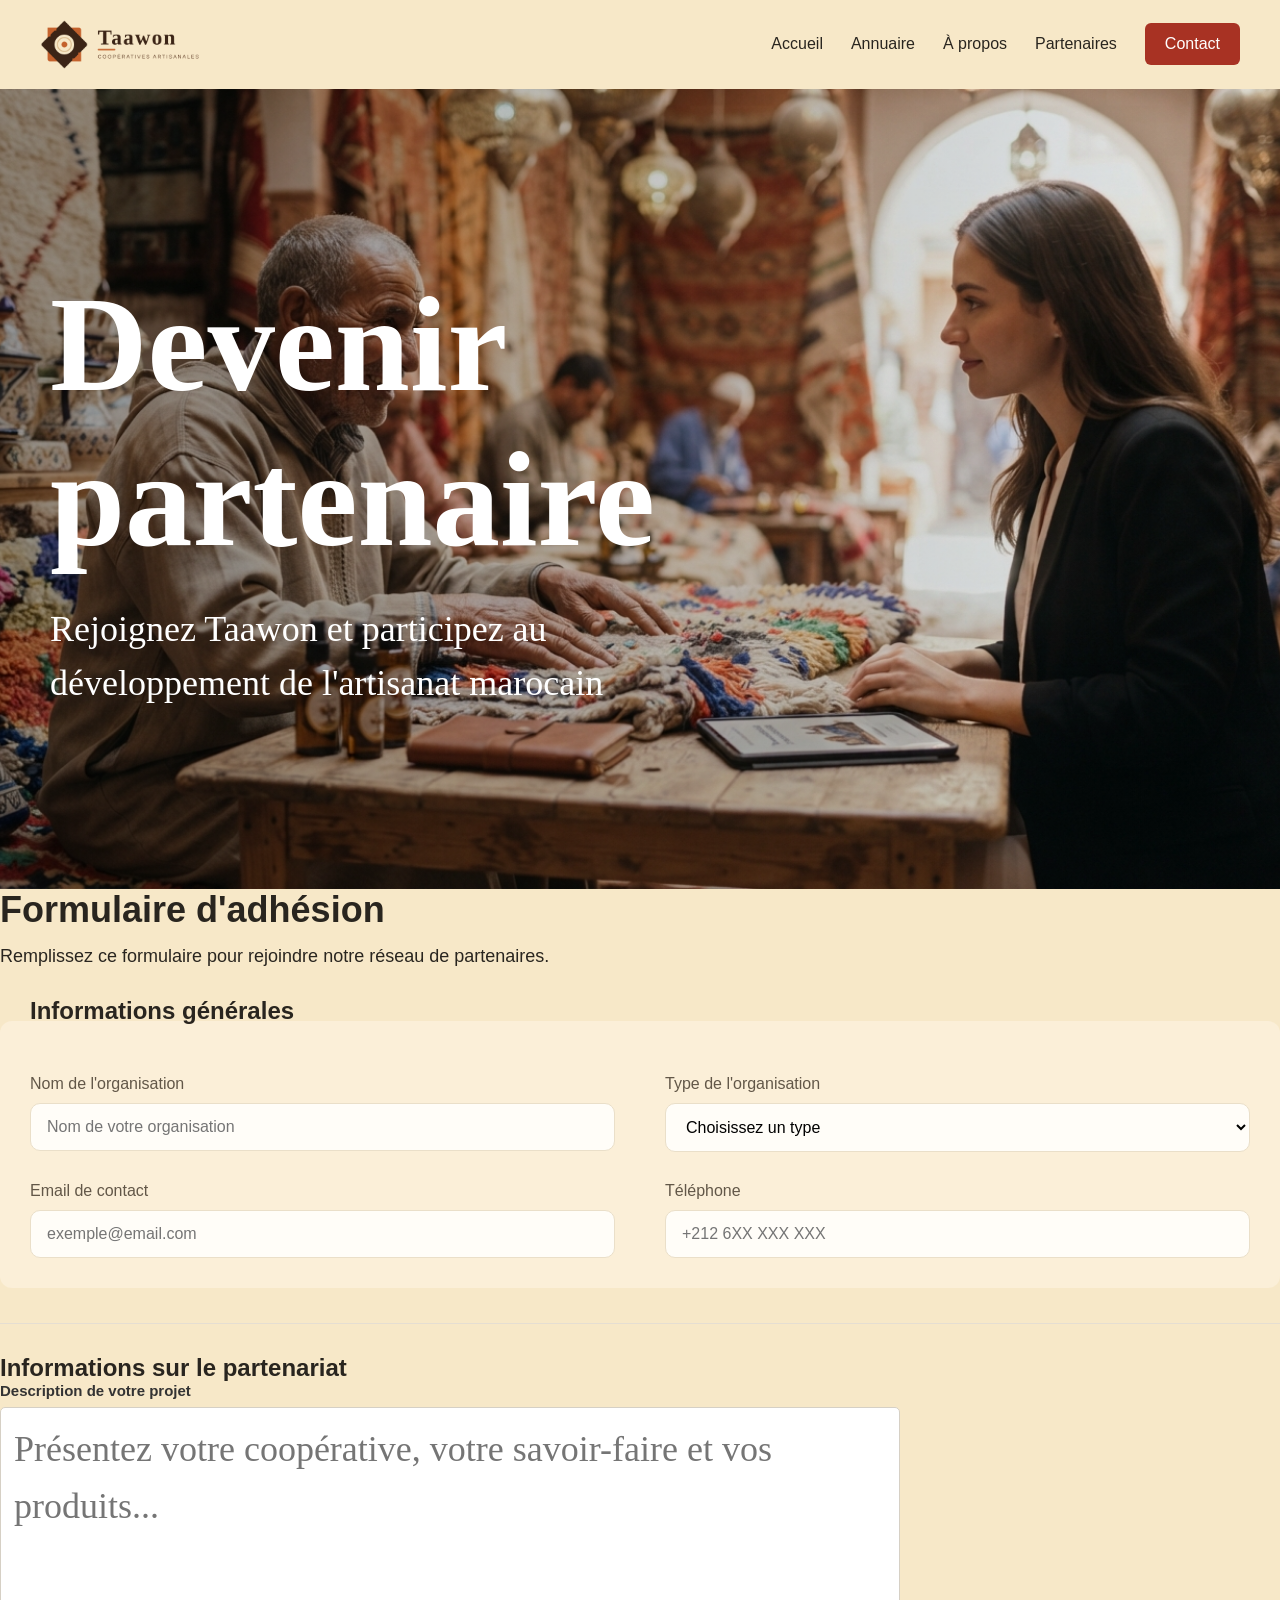
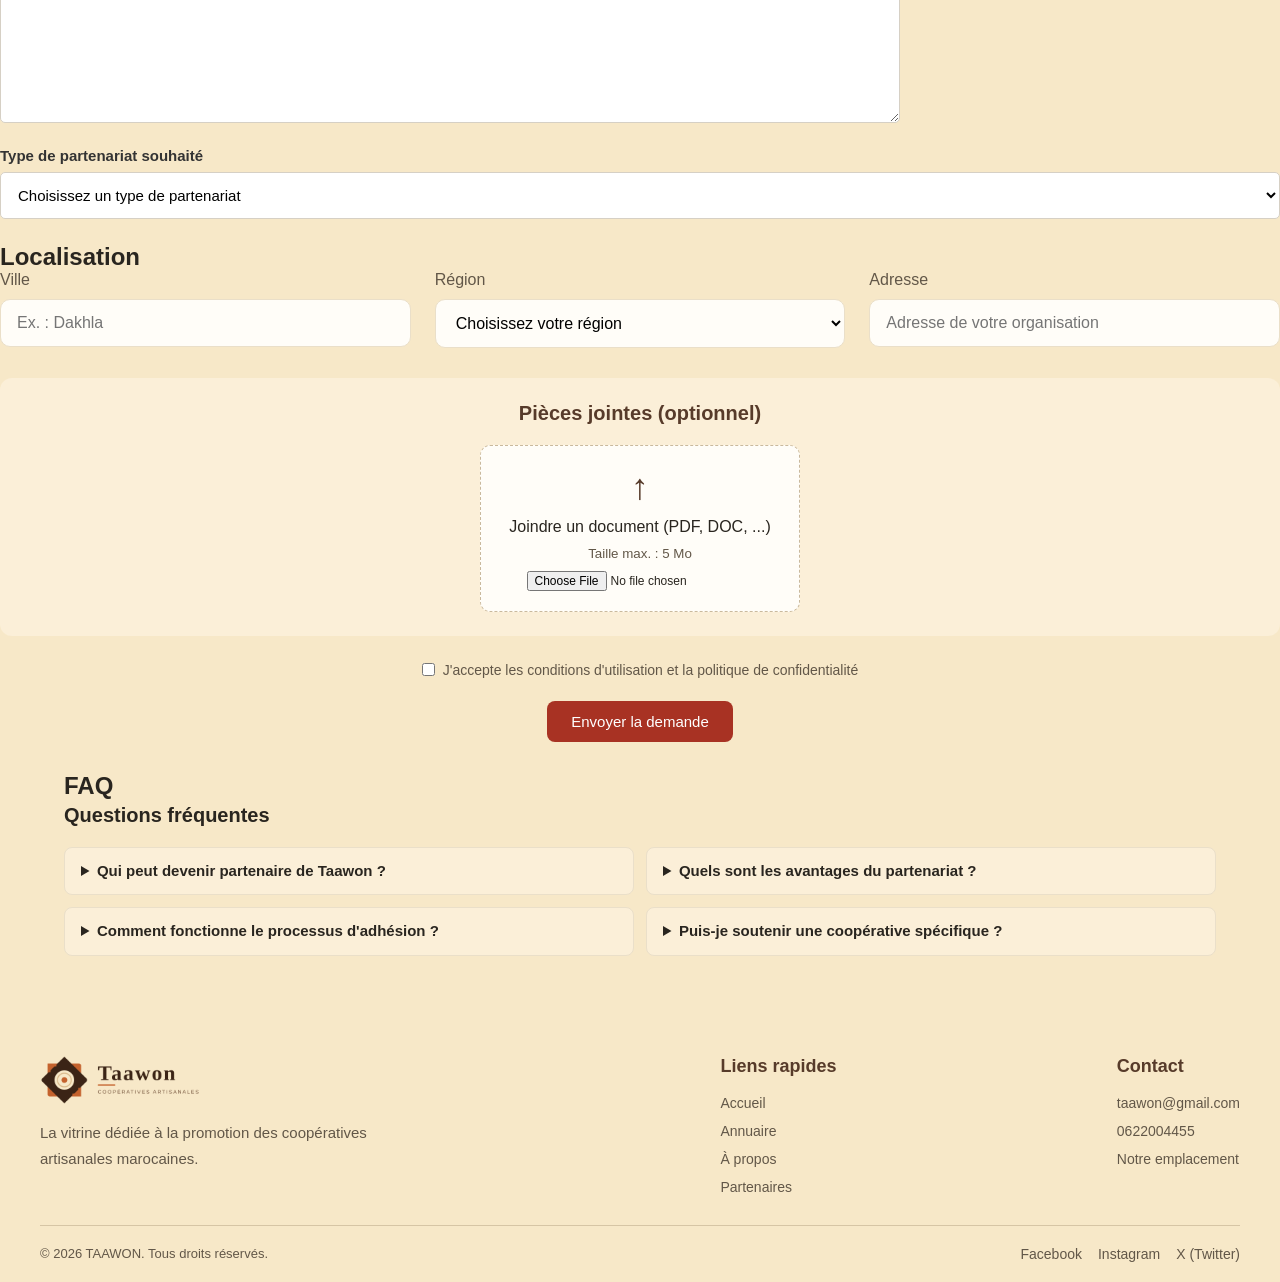
<file: partenaire.html>
<!DOCTYPE html>
<html lang="fr">

<head>
    <meta charset="UTF-8">
    <meta name="viewport" content="width=device-width, initial-scale=1.0">
    <title>TAAWON</title>
    <link rel="stylesheet" href="style.css">
</head>

<body>

    <header class="header"> 
        <a href="index.html" class="logo">
    <img src="images/logo/taawon-logo(2).png" alt="Taawon">
</a>

        <nav class="navbar">
            <a href="index.html">Accueil</a>
            <a href="annuaire.html">Annuaire</a>
            <a href="apropos.html">À propos</a>
            <a href="partenaire.html">Partenaires</a>
            <a href="contact.html" class="contact-btn">Contact</a>
        </nav>
    </header>

    <main class="partner-page">

        <section class="hero">
            <div class="hero-content">
                <h1 id="titre">Devenir partenaire</h1>
                <p id="description" >
                    Rejoignez Taawon et participez au développement
                    de l'artisanat marocain
                </p>
            </div>
        </section>

        <section class="form-section">

            <h2>Formulaire d'adhésion</h2>

            <p class="form-description">
                Remplissez ce formulaire pour rejoindre notre réseau de partenaires.
            </p>

            <form class="partner-form">

                <fieldset>
                    <legend>Informations générales</legend>

                    <div class="form-grid">

                        <div class="form-group">
                            <label for="organisation">Nom de l'organisation</label>
                            <input
                                id="organisation"
                                name="organisation"
                                type="text"
                                placeholder="Nom de votre organisation"
                            >
                        </div>

                        <div class="form-group">
                            <label for="type">Type de l'organisation</label>
                            <select id="type" name="type">
                                <option value="">Choisissez un type</option>
                                <option value="association">Association</option>
                                <option value="artisan">Artisan</option>
                                <option value="cooperative">Coopérative</option>
                                <option value="entreprise">Entreprise</option>
                            </select>
                        </div>

                        <div class="form-group">
                            <label for="email">Email de contact</label>
                            <input
                                id="email"
                                name="email"
                                type="email"
                                placeholder="exemple@email.com"
                            >
                        </div>

                        <div class="form-group">
                            <label for="telephone">Téléphone</label>
                            <input
                                id="telephone"
                                name="telephone"
                                type="tel"
                                placeholder="+212 6XX XXX XXX"
                            >
                        </div>

                    </div>
                </fieldset>

                <div class="partnership-info">

                    <h2>Informations sur le partenariat</h2>

                    <div class="form-group">
                        <label for="description">Description de votre projet</label>
                        <textarea
                            id="description"
                            name="description"
                            rows="5"
                            placeholder="Présentez votre coopérative, votre savoir-faire et vos produits..."
                            required
                        ></textarea>
                    </div>

                    <div class="form-group">
                        <label for="partnership-type">Type de partenariat souhaité</label>
                        <select
                            id="partnership-type"
                            name="partnership-type"
                            required
                        >
                            <option value="">Choisissez un type de partenariat</option>
                            <option value="visibilite">Visibilité et promotion</option>
                            <option value="collaboration">Collaboration</option>
                            <option value="accompagnement">Accompagnement</option>
                            <option value="autre">Autre</option>
                        </select>
                    </div>

                </div>

                <div class="location-info">

                    <h2>Localisation</h2>

                    <div class="location-fields">

                        <div class="form-group">
                            <label for="ville">Ville</label>
                            <input
                                id="ville"
                                name="ville"
                                type="text"
                                placeholder="Ex. : Dakhla"
                            >
                        </div>

                        <div class="form-group">
                            <label for="region">Région</label>
                            <select id="region" name="region">
                                <option value="">Choisissez votre région</option>
                                <option value="dakhla-oued-ed-dahab">Dakhla-Oued Ed-Dahab</option>
                                <option value="laayoune-sakia-el-hamra">Laâyoune-Sakia El Hamra</option>
                                <option value="souss-massa">Souss-Massa</option>
                                <option value="marrakech-safi">Marrakech-Safi</option>
                                <option value="casablanca-settat">Casablanca-Settat</option>
                                <option value="rabat-sale-kenitra">Rabat-Salé-Kénitra</option>
                                <option value="autre">Autre région</option>
                            </select>
                        </div>

                        <div class="form-group">
                            <label for="adresse">Adresse</label>
                            <input
                                id="adresse"
                                name="adresse"
                                type="text"
                                placeholder="Adresse de votre organisation"
                            >
                        </div>

                    </div>
                </div>
                
                <section class="upload-section">
                    <h2>Pièces jointes (optionnel)</h2>

                    <label for="document" class="upload-box">
                        <span class="upload-icon">↑</span>
                        <span>Joindre un document (PDF, DOC, ...)</span>
                        <small>Taille max. : 5 Mo</small>
                        <input
                            id="document"
                            name="document"
                            type="file"
                            accept=".pdf,.doc,.docx"
                        >
                    </label>
                </section>
                
                <div class="form-footer">

                    <label class="consent-label">
                        <input
                            type="checkbox"
                            name="consentement"
                            required
                        >
                        <span>
                            J'accepte les conditions d'utilisation et la
                            politique de confidentialité
                        </span>
                    </label>

                    <button type="submit" class="submit-btn">
                        Envoyer la demande
                    </button>

                </div>



            </form>

        </section>

    </main>
    
    <section class="faq-section">
        <h2>FAQ</h2>
        <h3>Questions fréquentes</h3>

        <div class="faq-list">

            <details class="faq-item">
                <summary>Qui peut devenir partenaire de Taawon ?</summary>
                <p>
                    Les artisans, coopératives, associations et organisations
                    qui souhaitent promouvoir l'artisanat marocain peuvent
                    proposer leur candidature.
                </p>
            </details>

            <details class="faq-item">
                <summary>Quels sont les avantages du partenariat ?</summary>
                <p>
                    Le partenariat permet de gagner en visibilité, de valoriser
                    votre savoir-faire et de développer des collaborations.
                </p>
            </details>

            <details class="faq-item">
                <summary>Comment fonctionne le processus d'adhésion ?</summary>
                <p>
                    Remplissez le formulaire et envoyez votre demande.
                    L'équipe Taawon pourra ensuite examiner votre candidature.
                </p>
            </details>

            <details class="faq-item">
                <summary>Puis-je soutenir une coopérative spécifique ?</summary>
                <p>
                    Vous pouvez contacter l'équipe Taawon pour discuter des
                    possibilités de soutien ou de collaboration avec une
                    coopérative particulière.
                </p>
            </details>

        </div>
    </section>
    
<footer class="site-footer">
    <div class="footer-main">
        <div class="footer-brand">
            <img src="images/logo/taawon-logo(2).png" alt="Logo Taawon">
            <p>
                La vitrine dédiée à la promotion des coopératives
                artisanales marocaines.
            </p>
        </div>

        <div class="footer-column">
            <h2>Liens rapides</h2>
            <a href="index.html">Accueil</a>
            <a href="cooperatives.html">Annuaire</a>
            <a href="a-propos.html">À propos</a>
            <a href="partenaire.html">Partenaires</a>
        </div>

        <div class="footer-column">
            <h2>Contact</h2>
            <a href="mailto:taawon@gmail.com">taawon@gmail.com</a>
            <a href="tel:+212622004455">0622004455</a>
            <a href="https://www.google.com/maps/">Notre emplacement</a>
        </div>
    </div>

    <hr class="footer-divider">

    <div class="footer-bottom">
        <p>&copy; 2026 TAAWON. Tous droits réservés.</p>

        <div class="footer-socials">
            <a href="https://www.facebook.com">Facebook</a>
            <a href="https://www.instagram.com">Instagram</a>
            <a href="https://x.com">X (Twitter)</a>
        </div>
    </div>
</footer>
</body>
</html>
</file>
<file: style.css>
* {
  margin: 0;
  padding: 0;
  box-sizing: border-box;
}

body {
  font-family: Arial, sans-serif;
}



/*Taawon Header*/

.header {
    display: flex;
    align-items: center;
    justify-content: space-between;
    gap: 30px;
    padding: 20px 40px;
    background-color: #f7e8c8;
}

.logo {
    display: block;
    flex-shrink: 0;
    font-size: 32px;
    font-weight: bold;
    color: #222;
    text-decoration: none;
}

.navbar {
    display: flex;
    align-items: center;
    justify-content: center;
    flex-wrap: wrap;
    gap: 28px;
}

.navbar a {
    color: #29251f;
    text-decoration: none;
    font-size: 16px;
    font-weight: 500;
    transition: color 0.3s;
}

.navbar a:hover {
    color: #a83223;
}

/*Contact button*/
.navbar .contact-btn {
    display: inline-block;
    padding: 12px 20px;
    background-color: #a83223;
    color: white;
    border-radius: 6px;
    text-decoration: none;
    white-space: nowrap;
}

.navbar .contact-btn:hover {
    background-color: #85271c;
    color: white;
}

/*Mobile header*/
@media (max-width: 900px) {
    .header {
        flex-direction: column;
        gap: 20px;
        padding: 20px 16px;
    }

    .navbar {
        justify-content: center;
        gap: 16px;
    }

    .navbar a {
        font-size: 15px;
    }

    .navbar .contact-btn {
        padding: 10px 16px;
    }
}



    
/*Hero Section*/

.partner-page {
    width: 100%;
    background-color: #f7e8c8;
    color: #29251f;
}

.hero {
    min-height: 800px;
    background:
        linear-gradient(to right, rgba(0, 0, 0, 0.35), rgba(0, 0, 0, 0.05)),
        url("images/partenaire.png") center / cover no-repeat;
    display: flex;
    align-items: center;
    padding: 50px;
}

.hero-content {
    max-width: 700px;
    color: white;
    
}

.hero h1 {
    font-size: 64px;
    margin-bottom: 25px;
}

.hero p {
    font-size: 24px;
    line-height: 1.5;
}

Form Section

.form-section {
    padding: 35px 5%;
    background-color: #f7e8c8;
}

.form-section > h2 {
    font-size: 36px;
    margin-bottom: 15px;
}

.form-description {
    font-size: 18px;
    margin-bottom: 30px;
}

.partner-form fieldset {
    border: none;
    background-color: #fbefd8;
    border-radius: 12px;
    padding: 30px;
}

.partner-form legend {
    font-size: 24px;
    font-weight: bold;
    padding-bottom: 20px;
}

.form-grid {
    display: flex;
    flex-wrap: wrap;
    gap: 30px 50px;
}

.form-grid .form-group {
    flex: 1 1 40%;
    min-width: 250px;
}

.form-group {
    display: flex;
    flex-direction: column;
    gap: 10px;
}

.form-group label {
    font-size: 16px;
    color: #625748;
}

.form-group input,
.form-group select {
    width: 100%;
    max-width: 100%;
    padding: 14px 16px;
    border: 1px solid #eadfc9;
    border-radius: 10px;
    background-color: #fffdf8;
    font-size: 16px;
    font-family: inherit;
}

/*Mobile*/

@media (max-width: 700px) {
    .hero {
        min-height: 320px;
        padding: 25px;
    }

    .hero-content {
        max-width: 100%;
    }

    .hero h1 {
        font-size: 34px;
        margin-bottom: 20px;
    }

    .hero p {
        font-size: 18px;
    }

    .form-section {
        padding: 30px 16px;
    }

    .form-section > h2 {
        font-size: 28px;
    }

    .form-grid {
        flex-direction: column;
        gap: 22px;
    }

    .form-grid .form-group,
    .location-fields .form-group {
        flex: 1 1 100%;
        min-width: 0;
        width: 100%;
    }

    .location-fields {
        flex-direction: column;
    }

    .partner-form fieldset {
        padding: 20px;
    }
}



.partnership-info {
    margin-top: 35px;
    padding-top: 30px;
    border-top: 1px solid #e5ded2;
}

Section title 
.partnership-info h2 {
    font-size: 26px;
    color: #573b2a;
    margin-bottom: 25px;
}

/*Space between fields*/
.partnership-info .form-group {
    display: flex;
    flex-direction: column;
    gap: 8px;
    margin-bottom: 24px;
}

/*Field labels */
.partnership-info .form-group label {
    font-size: 15px;
    font-weight: bold;
    color: #333333;
}

/* Dropdown menu */
.partnership-info select {
    width: 100%;
    padding: 13px;
    border: 1px solid #d6d0c5;
    border-radius: 5px;
    background-color: #ffffff;
    font-size: 15px;
    font-family: inherit;
}


/*Project description*/
.partnership-info textarea {
    width: 100%;
    max-width: 900px;
    min-height: 120px;
    padding: 13px;
    border: 1px solid #d6d0c5;
    border-radius: 5px;
    font-size: 15px;
    font-family: inherit;
    line-height: 1.6;
    resize: vertical;
    box-sizing: border-box;
}

.partnership-info textarea:focus,
.partnership-info select:focus {
    outline: 2px solid #9f3529;
    border-color: #9f3529;
}

.location-fields {
    display: flex;
    flex-wrap: wrap;
    gap: 24px;
}

.location-fields .form-group {
    flex: 1 1 250px;
    min-width: 0;
}

.upload-section {
    margin-top: 30px;
    padding: 24px;
    background-color: #fbefd8;
    border-radius: 12px;
    text-align: center;
}

.upload-section h2 {
    font-size: 20px;
    color: #573b2a;
    margin-bottom: 20px;
}

.upload-box {
    display: flex;
    flex-direction: column;
    align-items: center;
    justify-content: center;
    gap: 10px;
    max-width: 320px;
    min-height: 140px;
    margin: 0 auto;
    padding: 20px;
    background-color: #fffdf8;
    border: 1px dashed #c9b99d;
    border-radius: 10px;
    cursor: pointer;
}

.upload-icon {
    font-size: 36px;
    font-weight: bold;
    color: #573b2a;
}

.upload-box small {
    color: #625748;
}

.upload-box input[type="file"] {
    max-width: 100%;
    font-size: 12px;
}

.form-footer {
    display: flex;
    flex-direction: column;
    align-items: center;
    gap: 20px;
    margin-top: 24px;
}

.consent-label {
    display: flex;
    align-items: flex-start;
    justify-content: center;
    gap: 8px;
    font-size: 14px;
    line-height: 1.5;
    color: #625748;
    cursor: pointer;
}

.consent-label input {
    margin-top: 3px;
    flex-shrink: 0;
    accent-color: #a83223;
}

.submit-btn {
    padding: 12px 24px;
    border: none;
    border-radius: 8px;
    background-color: #a83223;
    color: white;
    font-family: inherit;
    font-size: 15px;
    cursor: pointer;
    transition: background-color 0.3s;
}

.submit-btn:hover {
    background-color: #85271c;
}

.faq-section {
    padding: 30px 5% 60px;
    background-color: #f7e8c8;
    color: #29251f;
}

.faq-section h2 {
    font-size: 24px;
    margin-bottom: 4px;
}

.faq-section h3 {
    font-size: 20px;
    margin-bottom: 20px;
}

.faq-list {
    display: flex;
    flex-wrap: wrap;
    gap: 12px;
}

.faq-item {
    flex: 1 1 calc(50% - 12px);
    min-width: 250px;
    background-color: #fbefd8;
    border: 1px solid #eadfc9;
    border-radius: 8px;
    padding: 12px 16px;
}

.faq-item summary {
    cursor: pointer;
    font-size: 15px;
    font-weight: 600;
    line-height: 1.5;
}

.faq-item p {
    margin-top: 12px;
    font-size: 14px;
    line-height: 1.6;
    color: #625748;
}

@media (max-width: 700px) {
    .faq-section {
        padding: 24px 16px 40px;
    }

    .faq-item {
        flex-basis: 100%;
        min-width: 0;
    }
}

.site-footer {
    background-color: #f7e8c8;
    color: #29251f;
    padding: 40px 24px 20px;
}

.footer-main {
    display: flex;
    justify-content: space-between;
    align-items: flex-start;
    gap: 40px;
    max-width: 1200px;
    margin: 0 auto;
}

.footer-brand {
    flex: 1 1 40%;
    max-width: 400px;
}

.footer-brand img {
    display: block;
    width: 160px;
    max-width: 100%;
    height: auto;
    margin-bottom: 16px;
}

.footer-brand p {
    font-size: 15px;
    line-height: 1.7;
    color: #625748;
}

.footer-column {
    display: flex;
    flex-direction: column;
    gap: 12px;
}

.footer-column h2 {
    font-size: 18px;
    margin-bottom: 6px;
    color: #573b2a;
}

.footer-column a,
.footer-socials a {
    color: #625748;
    text-decoration: none;
    font-size: 14px;
    transition: color 0.3s;
}

.footer-column a:hover,
.footer-socials a:hover {
    color: #a83223;
}

.footer-divider {
    max-width: 1200px;
    margin: 30px auto 20px;
    border: none;
    border-top: 1px solid #d6c5a5;
}

.footer-bottom {
    display: flex;
    justify-content: space-between;
    align-items: center;
    gap: 20px;
    max-width: 1200px;
    margin: 0 auto;
}

.footer-bottom p {
    font-size: 13px;
    color: #625748;
}

.footer-socials {
    display: flex;
    flex-wrap: wrap;
    gap: 16px;
}

@media (max-width: 700px) {
    .site-footer {
        padding: 30px 20px 20px;
    }

    .footer-main {
        flex-direction: column;
        gap: 28px;
    }

    .footer-brand {
        max-width: 100%;
    }

    .footer-bottom {
        flex-direction: column;
        align-items: flex-start;
        gap: 16px;
    }

    .footer-socials {
        gap: 14px;
    }
}
.logo img {
    display: block;
    width: 160px;
    max-width: 100%;
    height: auto;
}

#titre {
    font-family: serif;
    font-size: 15vh;

}
#description{
   font-family: serif;
    font-size: 4vh;
    font-weight: lighter;

}
</file>
